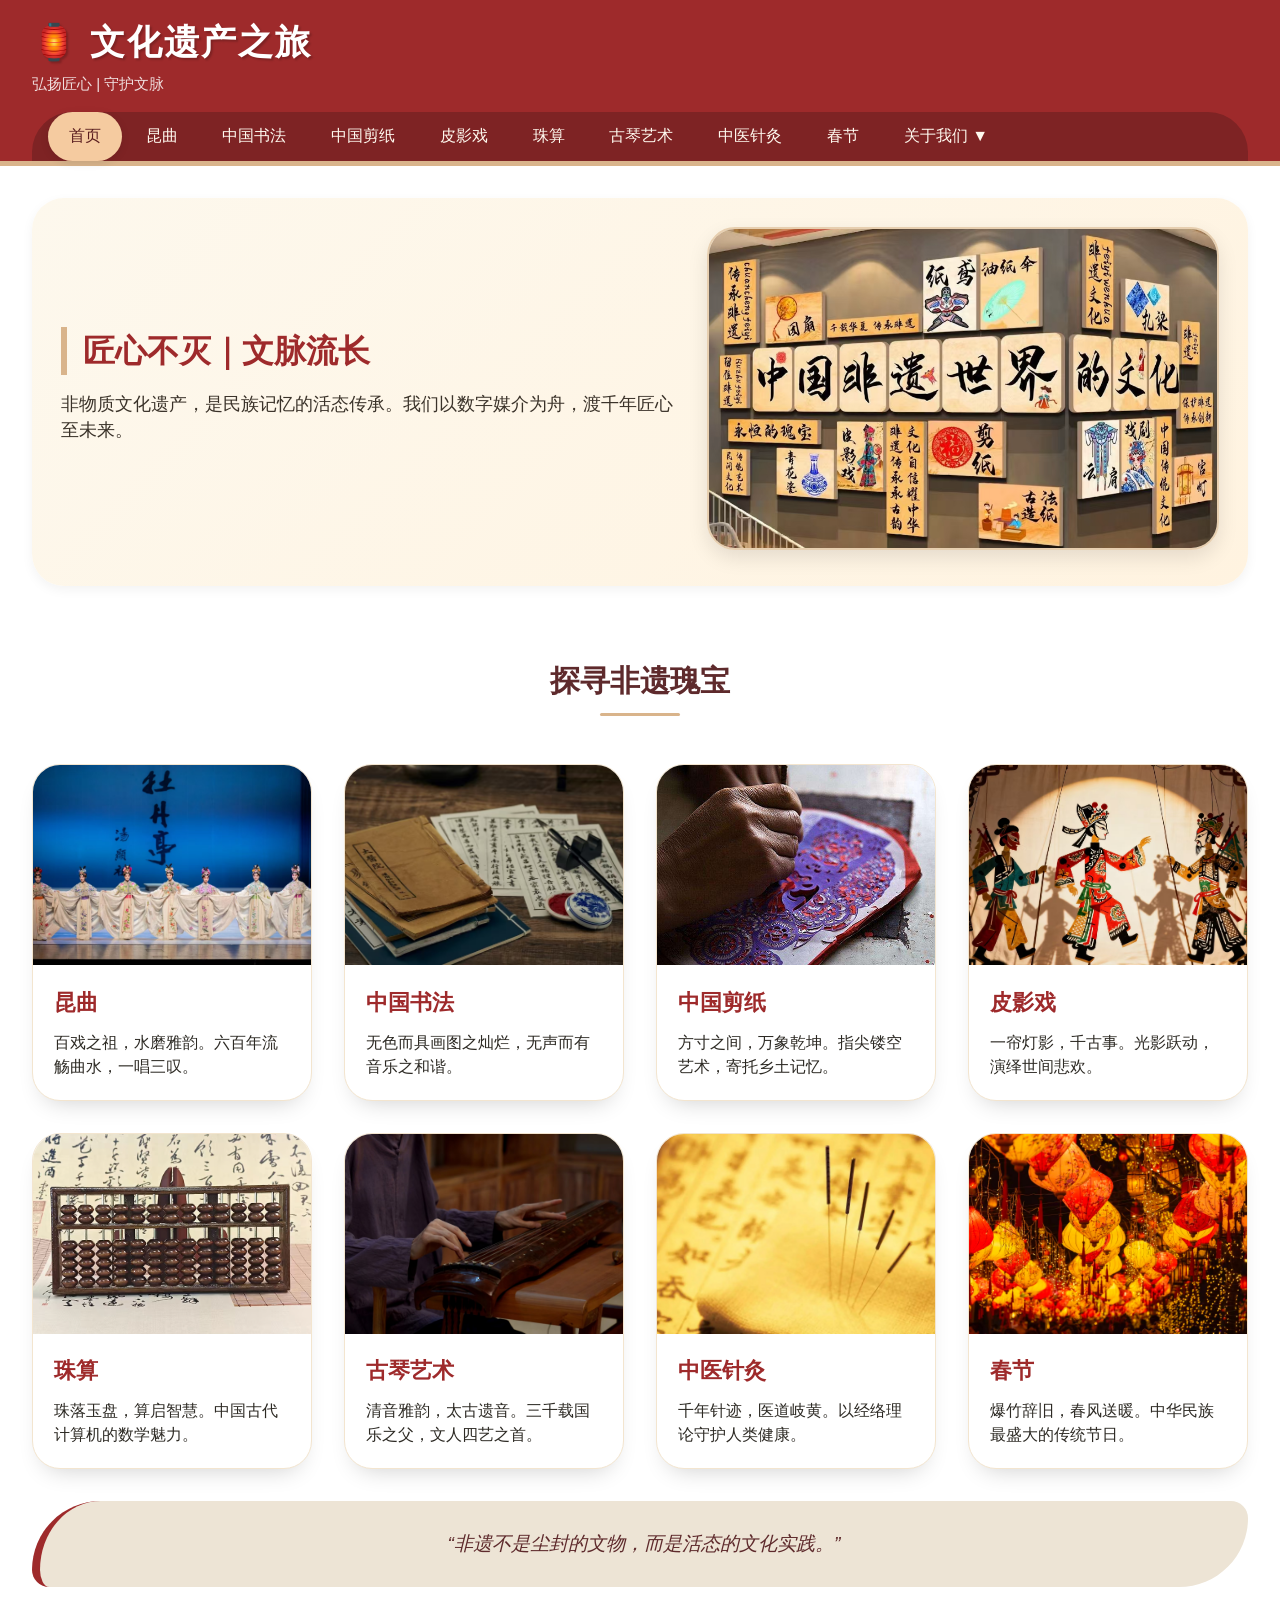
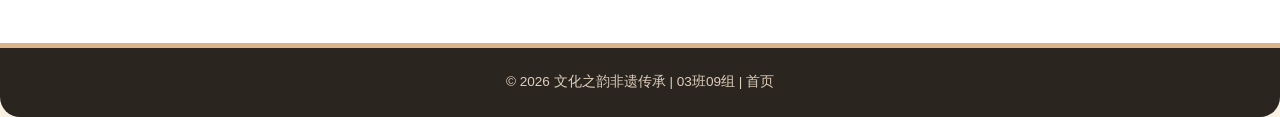
<file: index.html>
<!DOCTYPE html>
<html lang="zh-CN">
<head>
    <meta charset="UTF-8">
    <!-- 视口设置：确保页面在移动端正常缩放，允许用户手动缩放以提升可访问性 -->
    <meta name="viewport" content="width=device-width, initial-scale=1.0, user-scalable=yes">
    <title>首页</title>
    <!-- 外部样式表：定义页面布局、卡片样式、响应式等 -->
    <link rel="stylesheet" href="css/index.css">
    <!-- 外部脚本：处理下拉菜单交互、页面动态效果等，defer属性确保DOM加载完成后执行 -->
    <script src="javascript/index.js" defer></script>
</head>
<body>
    <!-- 页面容器：限制最大宽度并居中，包裹所有内容 -->
    <div id="wrapper">
        <!-- 页眉区域：包含Logo和主导航栏 -->
        <header id="page-header">
            <div class="logo-area">
                <h1>🏮 文化遗产之旅</h1>
                <p>弘扬匠心 | 守护文脉</p>
            </div>
            <!-- 主导航栏：包含四个非遗项目页面 + 关于我们下拉菜单 -->
            <nav id="main-nav">
                <ul class="nav-list">
                    <!-- active类标记当前所在页面（首页），用于高亮样式 -->
                    <li><a href="index.html" class="active">首页</a></li>
                    <li><a href="kunqu.html">昆曲</a></li>
                    <li><a href="calligraphy.html">中国书法</a></li>
                    <li><a href="papercut.html">中国剪纸</a></li>
                    <li><a href="shadowplay.html">皮影戏</a></li>
                    <li><a href="zhusuan.html">珠算</a></li>
                    <li><a href="guqin.html">古琴艺术</a></li>
                    <li><a href="zhenjiu.html">中医针灸</a></li>
                    <li><a href="chunjie.html">春节</a></li>
                    <!-- 下拉菜单结构：hover或点击时显示子菜单（由CSS和JS配合控制） -->
                    <li class="dropdown" id="aboutDropdown">
                        <!-- href="javascript:void(0);" 防止点击时页面跳转或刷新，仅作为交互触发器 -->
                        <a href="javascript:void(0);" class="dropbtn">关于我们 ▼</a>
                        <!-- 下拉菜单内容，默认隐藏，由CSS或JS控制显示 -->
                        <ul class="dropdown-content" id="dropdownMenu">
                            <li><a href="team.html">小组介绍</a></li>
                        </ul>
                    </li>
                </ul>
            </nav>
        </header>

        <!-- 主内容区域：页面的核心内容 -->
        <main id="main-content">
            <!-- 首屏横幅区：展示非遗核心主题，包含文字介绍和配图 -->
            <section class="hero-banner">
                <div class="hero-text">
                    <h2>匠心不灭｜文脉流长</h2>
                    <p>非物质文化遗产，是民族记忆的活态传承。我们以数字媒介为舟，渡千年匠心至未来。</p>
                </div>
                <div class="hero-img">
                    <!-- 横幅配图：展示非遗文化意象，路径指向images文件夹 -->
                    <img src="images/index.jpg" alt="非遗文化意象">
                </div>
            </section>

            <!-- 非遗项目展示区：八个卡片，每个卡片代表一个非遗项目 -->
            <section>
                <h2 class="section-title">探寻非遗瑰宝</h2>
                <!-- 卡片容器：使用flex或grid布局实现响应式卡片排列 -->
                <div class="card-container">
                    <!-- 昆曲卡片 -->
                    <div class="card">
                        <img src="images/kunqu.jpg" alt="昆曲">
                        <div class="card-info">
                            <h3>昆曲</h3>
                            <p>百戏之祖，水磨雅韵。六百年流觞曲水，一唱三叹。</p>
                        </div>
                    </div>
                    <!-- 中国书法卡片 -->
                    <div class="card">
                        <img src="images/calligraphy.jpg" alt="书法">
                        <div class="card-info">
                            <h3>中国书法</h3>
                            <p>无色而具画图之灿烂，无声而有音乐之和谐。</p>
                        </div>
                    </div>
                    <!-- 中国剪纸卡片 -->
                    <div class="card">
                        <img src="images/papercut.jpg" alt="剪纸">
                        <div class="card-info">
                            <h3>中国剪纸</h3>
                            <p>方寸之间，万象乾坤。指尖镂空艺术，寄托乡土记忆。</p>
                        </div>
                    </div>
                    <!-- 皮影戏卡片 -->
                    <div class="card">
                        <img src="images/shadowplay.jpg" alt="皮影">
                        <div class="card-info">
                            <h3>皮影戏</h3>
                            <p>一帘灯影，千古事。光影跃动，演绎世间悲欢。</p>
                        </div>
                    </div>
                    <!-- 珠算卡片 -->
                    <div class="card">
                        <img src="images/zhusuan.jpg" alt="珠算">
                        <div class="card-info">
                            <h3>珠算</h3>
                            <p>珠落玉盘，算启智慧。中国古代计算机的数学魅力。</p>
                        </div>
                    </div>
                    <!-- 古琴艺术卡片 -->
                    <div class="card">
                        <img src="images/guqin.jpg" alt="古琴艺术">
                        <div class="card-info">
                            <h3>古琴艺术</h3>
                            <p>清音雅韵，太古遗音。三千载国乐之父，文人四艺之首。</p>
                        </div>
                    </div>
                    <!-- 中医针灸卡片 -->
                    <div class="card">
                        <img src="images/zhenjiu.jpg" alt="中医针灸">
                        <div class="card-info">
                            <h3>中医针灸</h3>
                            <p>千年针迹，医道岐黄。以经络理论守护人类健康。</p>
                        </div>
                    </div>
                    <!-- 春节卡片 -->
                    <div class="card">
                        <img src="images/chunjie.jpg" alt="春节">
                        <div class="card-info">
                            <h3>春节</h3>
                            <p>爆竹辞旧，春风送暖。中华民族最盛大的传统节日。</p>
                        </div>
                    </div>
                </div>
            </section>

            <!-- 引言区块：强调非遗的活态属性，增加页面文化氛围 -->
            <div class="quote-block">
                <p>“非遗不是尘封的文物，而是活态的文化实践。”</p>
            </div>
        </main>

        <!-- 页脚：版权及团队信息，位于页面底部 -->
        <footer id="page-footer">
            <p>© 2026 文化之韵非遗传承 | 03班09组 | 首页</p>
        </footer>
    </div>
</body>
</html>
</file>
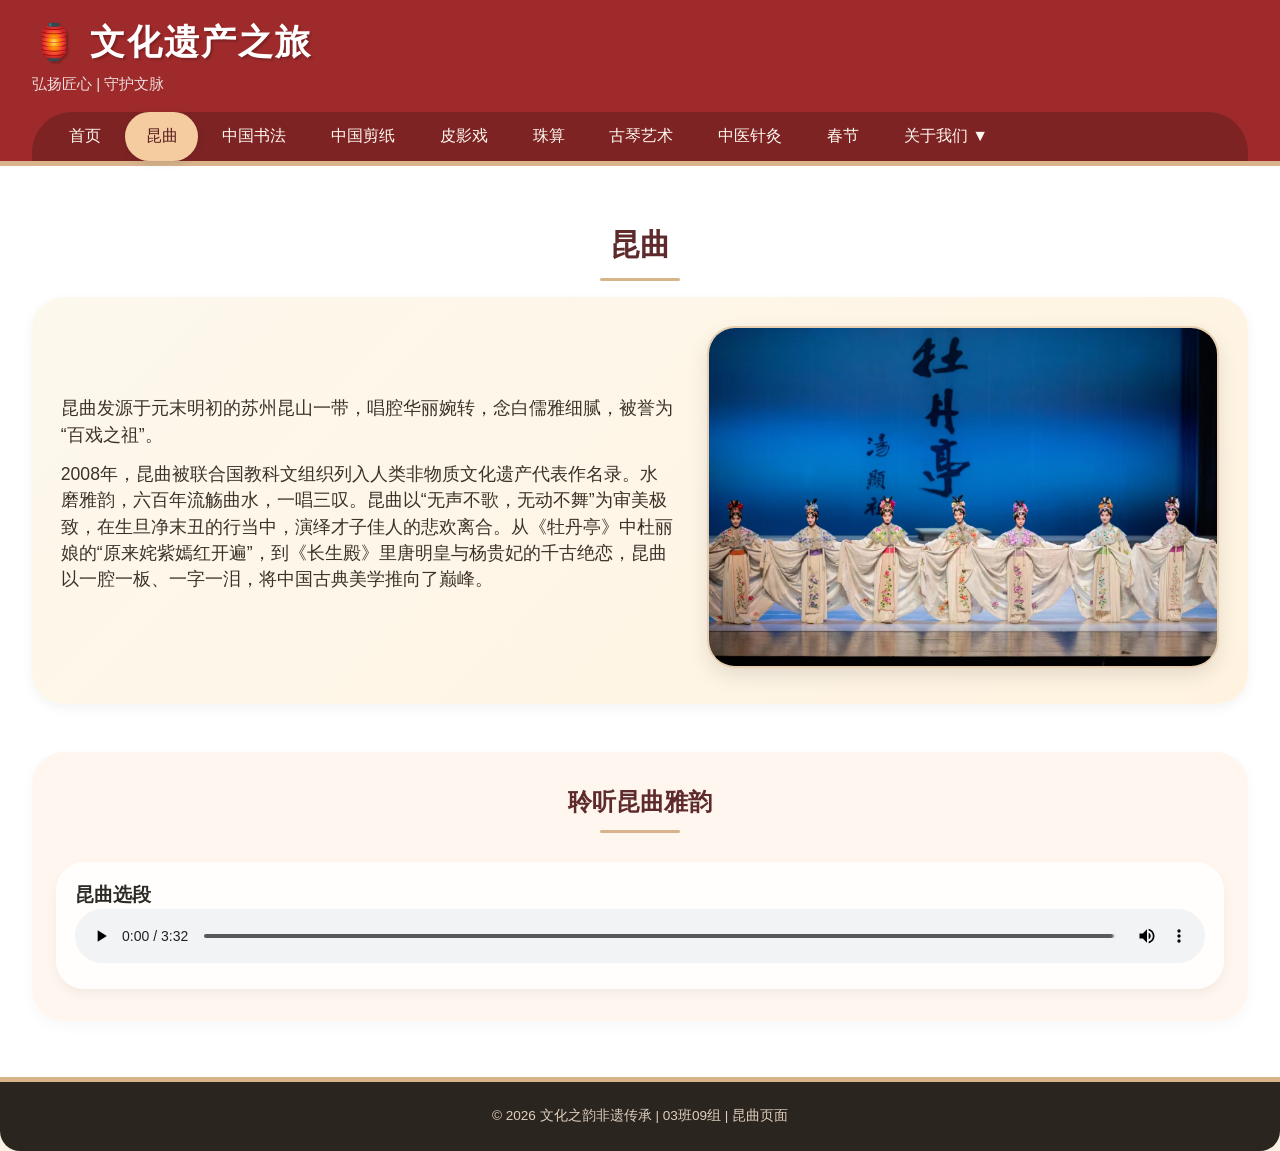
<file: kunqu.html>
<!DOCTYPE html>
<html lang="zh-CN">

<head>
    <meta charset="UTF-8">
    <!-- 视口设置：确保页面在移动端正常缩放，允许用户手动缩放以提升可访问性 -->
    <meta name="viewport" content="width=device-width, initial-scale=1.0, user-scalable=yes">
    <title>昆曲</title>
    <!-- 复用首页样式，保持全站风格统一：引用外部CSS文件 -->
    <link rel="stylesheet" href="css/index.css">
    <!-- 复用下拉菜单等交互逻辑：defer属性确保DOM加载完成后执行脚本 -->
    <script src="javascript/index.js" defer></script>
</head>

<body>
    <!-- 页面容器：限制最大宽度并居中，包裹所有内容 -->
    <div id="wrapper">
        <!-- 页眉区域：Logo + 主导航 -->
        <header id="page-header">
            <div class="logo-area">
                <h1>🏮 文化遗产之旅</h1>
                <p>弘扬匠心 | 守护文脉</p>
            </div>
            <!-- 导航栏：当前页面（昆曲）高亮显示active样式 -->
            <nav id="main-nav">
                <ul class="nav-list">
                    <li><a href="index.html">首页</a></li>
                    <!-- active类标记当前所在页面（昆曲），用于CSS高亮样式 -->
                    <li><a href="kunqu.html" class="active">昆曲</a></li>
                    <li><a href="calligraphy.html">中国书法</a></li>
                    <li><a href="papercut.html">中国剪纸</a></li>
                    <li><a href="shadowplay.html">皮影戏</a></li>
                    <li><a href="zhusuan.html">珠算</a></li>
                    <li><a href="guqin.html">古琴艺术</a></li>
                    <li><a href="zhenjiu.html">中医针灸</a></li>
                    <li><a href="chunjie.html">春节</a></li>
                    <!-- 下拉菜单：关于我们，子项为小组介绍 -->
                    <li class="dropdown">
                        <!-- href="javascript:void(0);" 防止点击时页面跳转或刷新，仅作为交互触发器 -->
                        <a href="javascript:void(0);" class="dropbtn">关于我们 ▼</a>
                        <!-- 下拉菜单内容，默认隐藏，由CSS或JS控制显示 -->
                        <ul class="dropdown-content">
                            <li><a href="team.html">小组介绍</a></li>
                        </ul>
                    </li>
                </ul>
            </nav>
        </header>

        <!-- 主内容区域：页面的核心内容 -->
        <main id="main-content">
            <!-- 页面主标题：昆曲 -->
            <h2 class="section-title">昆曲</h2>
            <!-- 昆曲介绍区：包含文字介绍和配图 -->
            <div class="hero-banner">
                <div class="hero-text">
                    <p>昆曲发源于元末明初的苏州昆山一带，唱腔华丽婉转，念白儒雅细腻，被誉为“百戏之祖”。</p>
                    <p>2008年，昆曲被联合国教科文组织列入人类非物质文化遗产代表作名录。水磨雅韵，六百年流觞曲水，一唱三叹。昆曲以“无声不歌，无动不舞”为审美极致，在生旦净末丑的行当中，演绎才子佳人的悲欢离合。从《牡丹亭》中杜丽娘的“原来姹紫嫣红开遍”，到《长生殿》里唐明皇与杨贵妃的千古绝恋，昆曲以一腔一板、一字一泪，将中国古典美学推向了巅峰。</p>
                </div>
                <div class="hero-img">
                    <!-- 昆曲配图 -->
                    <img src="images/kunqu.jpg" alt="昆曲艺术">
                </div>
            </div>

            <!-- 多媒体区：嵌入昆曲音频供用户在线聆听 -->
            <div class="media-section">
                <h3 class="section-title" style="font-size:1.5rem;">聆听昆曲雅韵</h3>
                <div class="media-wrapper">
                    <div class="audio-block">
                        <h3>昆曲选段</h3>
                        <!-- audio标签配合controls属性显示播放控件，src指向music文件夹下的kunqu.mp3文件 -->
                        <audio controls src="music/kunqu.mp3">您的浏览器不支持音频。</audio>
                    </div>
                </div>
            </div>
        </main>

        <!-- 页脚：版权及团队归属信息，位于页面底部 -->
        <footer id="page-footer">
            <p>© 2026 文化之韵非遗传承 | 03班09组 | 昆曲页面 </p>
        </footer>
    </div>
</body>

</html>
</file>
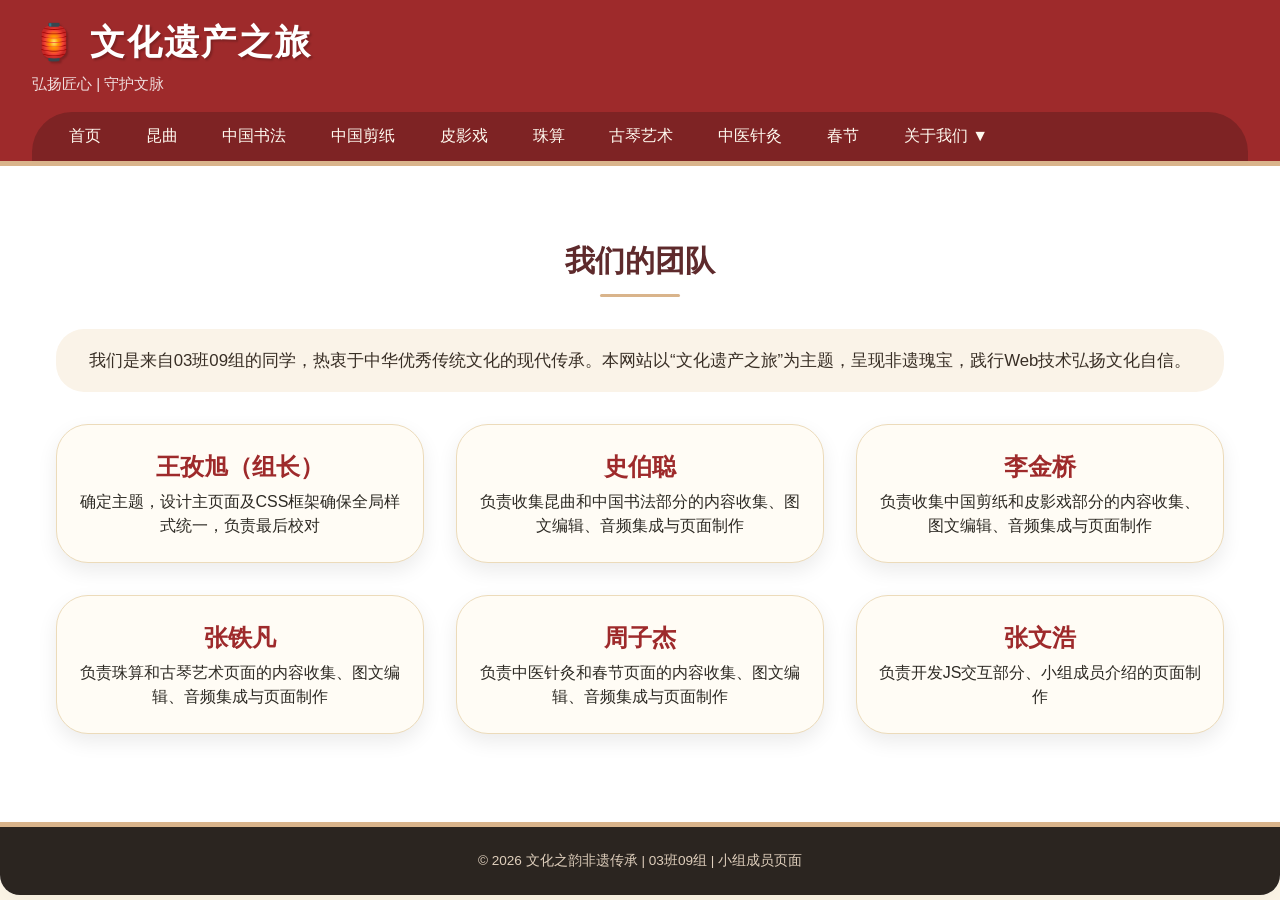
<file: team.html>
<!DOCTYPE html>
<html lang="zh-CN">

<head>
    <meta charset="UTF-8">
    <!-- 视口设置：确保页面在移动端正常缩放，允许用户手动缩放以提升可访问性 -->
    <meta name="viewport" content="width=device-width, initial-scale=1.0, user-scalable=yes">
    <title>小组介绍</title>
    <!-- 复用全站统一样式：引用外部CSS文件，定义全局布局、卡片样式、响应式等 -->
    <link rel="stylesheet" href="css/index.css">
    <!-- 复用下拉菜单等交互逻辑：defer属性确保DOM加载完成后执行脚本 -->
    <script src="javascript/index.js" defer></script>
</head>

<body>
    <!-- 页面容器：限制最大宽度并居中，包裹所有内容 -->
    <div id="wrapper">
        <!-- 页眉区域：Logo + 主导航 -->
        <header id="page-header">
            <div class="logo-area">
                <h1>🏮 文化遗产之旅</h1>
                <p>弘扬匠心 | 守护文脉</p>
            </div>
            <!-- 导航栏：当前页面（小组介绍）在下拉菜单中高亮显示 -->
            <nav id="main-nav">
                <ul class="nav-list">
                    <li><a href="index.html">首页</a></li>
                    <li><a href="kunqu.html">昆曲</a></li>
                    <li><a href="calligraphy.html">中国书法</a></li>
                    <li><a href="papercut.html">中国剪纸</a></li>
                    <li><a href="shadowplay.html">皮影戏</a></li>
                    <li><a href="zhusuan.html">珠算</a></li>
                    <li><a href="guqin.html">古琴艺术</a></li>
                    <li><a href="zhenjiu.html">中医针灸</a></li>
                    <li><a href="chunjie.html">春节</a></li>
                    <!-- 下拉菜单：关于我们，子项为小组介绍 -->
                    <li class="dropdown" id="aboutDropdown">
                        <!-- href="javascript:void(0);" 防止点击时页面跳转或刷新，仅作为交互触发器 -->
                        <a href="javascript:void(0);" class="dropbtn">关于我们 ▼</a>
                        <!-- 下拉菜单内容，默认隐藏，由CSS或JS控制显示 -->
                        <ul class="dropdown-content" id="dropdownMenu">
                            <!-- active类标记当前所在页面（小组介绍），用于CSS高亮样式 -->
                            <li><a href="team.html" class="active">小组介绍</a></li>
                        </ul>
                    </li>
                </ul>
            </nav>
        </header>

        <!-- 主内容区域：页面的核心内容 -->
        <main id="main-content">
            <!-- 团队介绍区域：包含团队描述和成员卡片 -->
            <section class="team-intro">
                <h2 class="section-title">我们的团队</h2>
                <!-- 团队描述区块：简要介绍班级、小组和网站主题 -->
                <div class="team-desc">
                    <p>我们是来自03班09组的同学，热衷于中华优秀传统文化的现代传承。本网站以“文化遗产之旅”为主题，呈现非遗瑰宝，践行Web技术弘扬文化自信。
                    </p>
                </div>
                <!-- 成员卡片网格：展示每位组员的分工 -->
                <div class="members-grid">
                    <!-- 组长：王孜旭 -->
                    <div class="member-card">
                        <h3>王孜旭（组长）</h3>
                        <p>确定主题，设计主页面及CSS框架确保全局样式统一，负责最后校对</p>
                    </div>
                    <!-- 组员：史伯聪 -->
                    <div class="member-card">
                        <h3>史伯聪</h3>
                        <p>负责收集昆曲和中国书法部分的内容收集、图文编辑、音频集成与页面制作</p>
                    </div>
                    <!-- 组员：李金桥 -->
                    <div class="member-card">
                        <h3>李金桥</h3>
                        <p>负责收集中国剪纸和皮影戏部分的内容收集、图文编辑、音频集成与页面制作</p>
                    </div>
                    <!-- 组员：张铁凡 -->
                    <div class="member-card">
                        <h3>张铁凡</h3>
                        <p>负责珠算和古琴艺术页面的内容收集、图文编辑、音频集成与页面制作</p>
                    </div>
                    <!-- 组员：周子杰 -->
                    <div class="member-card">
                        <h3>周子杰</h3>
                        <p>负责中医针灸和春节页面的内容收集、图文编辑、音频集成与页面制作</p>
                    </div>
                    <!-- 组员：张文浩 -->
                    <div class="member-card">
                        <h3>张文浩</h3>
                        <p>负责开发JS交互部分、小组成员介绍的页面制作</p>
                    </div>
                </div>
            </section>
        </main>

        <!-- 页脚：版权及团队信息，位于页面底部 -->
        <footer id="page-footer">
            <p>© 2026 文化之韵非遗传承 | 03班09组 | 小组成员页面</p>
        </footer>
    </div>
</body>

</html>
</file>
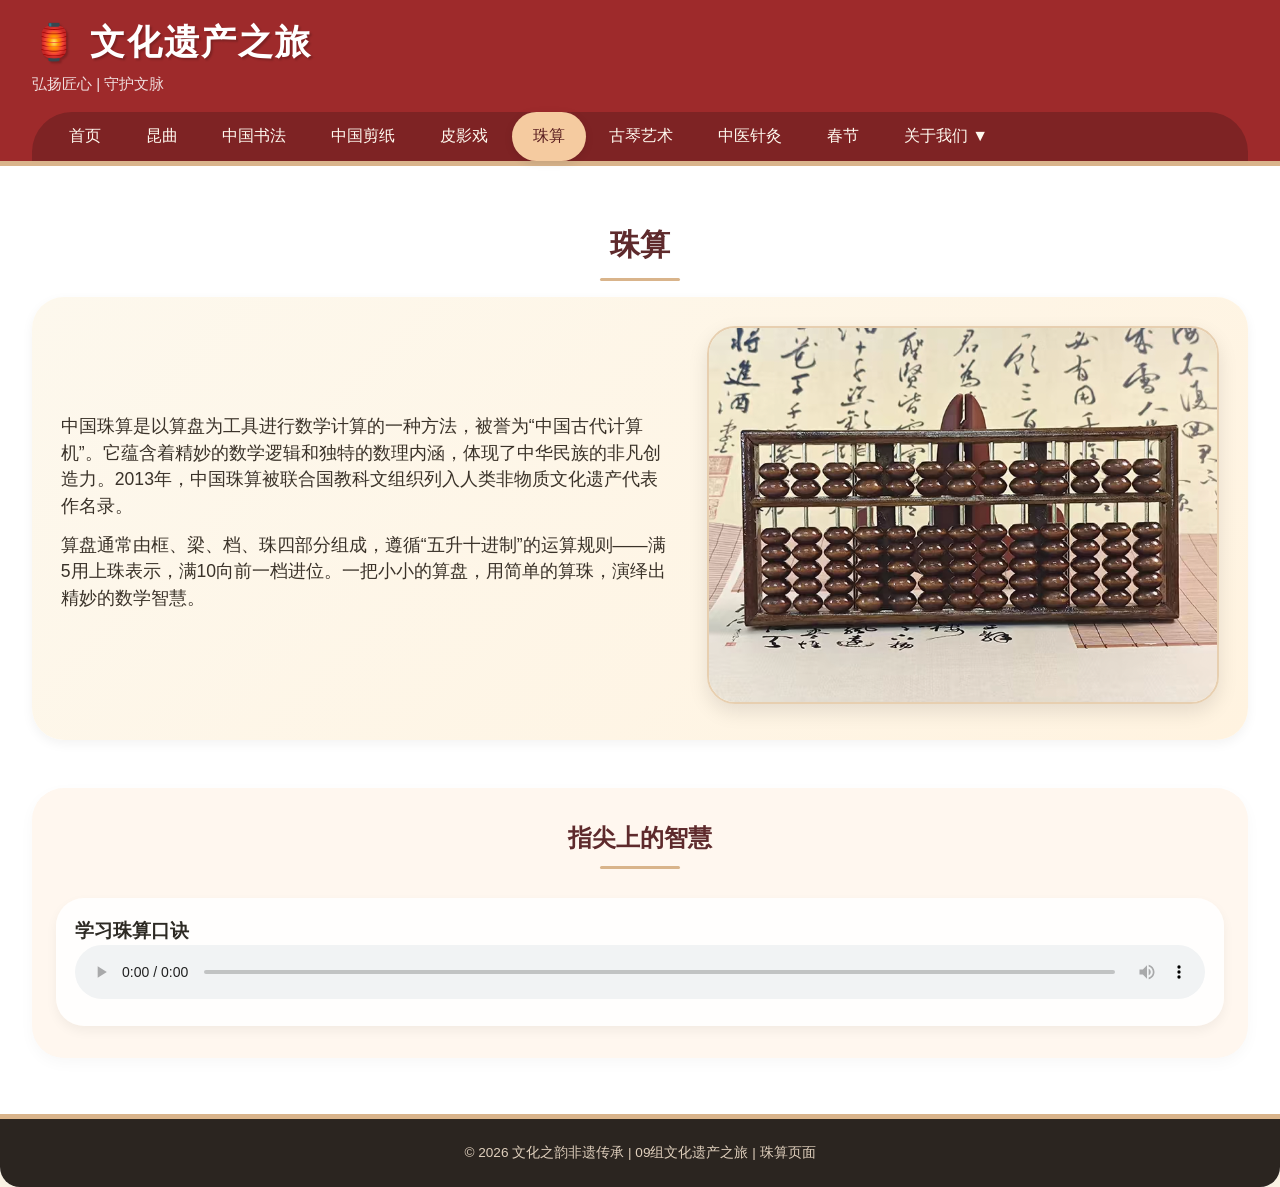
<file: zhusuan.html>
<!DOCTYPE html>
<html lang="zh-CN">

<head>
    <meta charset="UTF-8">
    <!-- 视口设置：确保页面在移动端正常缩放，允许用户手动缩放以提升可访问性 -->
    <meta name="viewport" content="width=device-width, initial-scale=1.0, user-scalable=yes">
    <title>珠算</title>
    <!-- 复用全站统一样式：引用外部CSS文件，定义全局布局、卡片样式、响应式等 -->
    <link rel="stylesheet" href="css/index.css">
    <!-- 交互脚本：处理下拉菜单等交互逻辑 -->
    <script src="javascript/index.js" defer></script>
</head>

<body>
    <!-- 页面容器：限制最大宽度并居中，包裹所有内容 -->
    <div id="wrapper">
        <!-- 页眉区域：Logo + 主导航 -->
        <header id="page-header">
            <div class="logo-area">
                <h1>🏮 文化遗产之旅</h1>
                <p>弘扬匠心 | 守护文脉</p>
            </div>
            <!-- 导航栏：当前页面（珠算）高亮显示active样式 -->
            <nav id="main-nav">
                <ul class="nav-list">
                    <li><a href="index.html">首页</a></li>
                    <li><a href="kunqu.html">昆曲</a></li>
                    <li><a href="calligraphy.html">中国书法</a></li>
                    <li><a href="papercut.html">中国剪纸</a></li>
                    <li><a href="shadowplay.html">皮影戏</a></li>
                    <!-- active类标记当前所在页面（珠算），用于CSS高亮样式 -->
                    <li><a href="zhusuan.html" class="active">珠算</a></li>
                    <li><a href="guqin.html">古琴艺术</a></li>
                    <li><a href="zhenjiu.html">中医针灸</a></li>
                    <li><a href="chunjie.html">春节</a></li>
                    <!-- 下拉菜单：关于我们，子项为小组介绍 -->
                    <li class="dropdown">
                        <!-- href="javascript:void(0);" 防止点击时页面跳转或刷新，仅作为交互触发器 -->
                        <a href="javascript:void(0);" class="dropbtn">关于我们 ▼</a>
                        <!-- 下拉菜单内容，默认隐藏，由CSS或JS控制显示 -->
                        <ul class="dropdown-content">
                            <li><a href="team.html">小组介绍</a></li>
                        </ul>
                    </li>
                </ul>
            </nav>
        </header>

        <!-- 主内容区域：页面的核心内容 -->
        <main id="main-content">
            <!-- 页面主标题：珠算 -->
            <h2 class="section-title">珠算</h2>
            <!-- 珠算介绍区：包含文字介绍和配图 -->
            <div class="hero-banner">
                <div class="hero-text">
                    <p>中国珠算是以算盘为工具进行数学计算的一种方法，被誉为“中国古代计算机”。它蕴含着精妙的数学逻辑和独特的数理内涵，体现了中华民族的非凡创造力。2013年，中国珠算被联合国教科文组织列入人类非物质文化遗产代表作名录。</p>
                    <p style="margin-top: 12px;">算盘通常由框、梁、档、珠四部分组成，遵循“五升十进制”的运算规则——满5用上珠表示，满10向前一档进位。一把小小的算盘，用简单的算珠，演绎出精妙的数学智慧。</p>
                </div>
                <div class="hero-img">
                    <!-- 珠算配图 -->
                    <img src="images/zhusuan.jpg" alt="中国珠算">
                </div>
            </div>
            <!-- 多媒体区：嵌入音频供用户学习珠算口诀 -->
            <div class="media-section">
                <h3 class="section-title" style="font-size:1.5rem;">指尖上的智慧</h3>
                <div class="media-wrapper">
                    <div class="audio-block">
                        <h3>学习珠算口诀</h3>
                        <!-- audio标签配合controls属性显示播放控件，src指向外部示例音频文件 -->
                        <audio controls src="https://www.soundhelix.com/examples/mp3/SoundHelix-Song-2.mp3">您的浏览器不支持音频。</audio>
                    </div>
                </div>
            </div>
        </main>

        <!-- 页脚：版权及团队归属信息，位于页面底部 -->
        <footer id="page-footer">
            <p>© 2026 文化之韵非遗传承 | 09组文化遗产之旅 | 珠算页面</p>
        </footer>
    </div>
</body>

</html>
</file>
<file: css/index.css>
/* ==================== 全局样式 ==================== */
/* 通用选择器：重置所有元素的外边距和内边距，统一盒模型为border-box */
* {
    margin: 0;
    padding: 0;
    box-sizing: border-box;  /* 盒模型设为border-box，宽高包含内边距和边框 */
}

/* 页面主体样式：设置字体、背景色、文字颜色和行高 */
body {
    font-family: 'Segoe UI', 'Noto Sans CJK SC', Roboto, 'Helvetica Neue', sans-serif;
    background-color: #fef7e8;   /* 暖色背景，营造传统文化氛围 */
    color: #2d2a24;              /* 深灰褐色文字，柔和护眼 */
    line-height: 1.5;              /* 1.5倍行高，提升阅读体验 */
}

/* ==================== 页面容器 ==================== */
/* 最外层容器：限制最大宽度，大屏居中，添加阴影和圆角 */
#wrapper {
    max-width: 1280px;                             /* 限制最大宽度，大屏居中 */
    margin: 0 auto;                                /* 水平居中 */
    background-color: #ffffff;                   /* 白色背景，与body暖色形成层次 */
    box-shadow: 0 10px 30px rgba(0, 0, 0, 0.05); /* 轻微阴影增加立体感 */
    border-radius: 0 0 20px 20px;                  /* 底部圆角 */
    overflow: hidden;                              /* 隐藏溢出内容，保持圆角效果 */
}

/* ==================== 页眉区域 ==================== */
/* 页眉整体样式：红棕色背景，白色文字 */
#page-header {
    background: #9e2a2b;      /* 红基调，象征传统文化热情 */
    color: #fff;
    padding: 1rem 2rem 0 2rem;
    border-bottom: 5px solid #d9b48b;  /* 金色装饰线 */
}

/* Logo区域主标题：较大字号，字间距加宽，带文字阴影 */
.logo-area h1 {
    font-size: 2.2rem;
    letter-spacing: 2px;       
    font-weight: 600;
    text-shadow: 2px 2px 2px rgba(0, 0, 0, 0.2); /* 阴影增强立体感 */
}

/* Logo区域副标题：较小字号，半透明效果 */
.logo-area p {
    font-size: 0.95rem;
    opacity: 0.85;             /* 半透明，层次分明 */
    margin-top: 0.25rem;
}

/* ==================== 导航栏 ==================== */
/* 导航栏容器：与页眉保持间距 */
#main-nav {
    margin-top: 1rem;
}

/* 导航列表：Flex布局支持换行，深红色背景，顶部圆角 */
.nav-list {
    display: flex;
    list-style: none;             /* 移除列表默认圆点 */
    flex-wrap: wrap;              /* 小屏幕时自动换行 */
    gap: 0.2rem;                  /* 菜单项之间微小间距 */
    background-color: #7e2324;  /* 比页眉稍深的红色，形成层次 */
    border-radius: 40px 40px 0 0; /* 顶部圆角，与页眉过渡 */
    padding: 0 1rem;
}

/* 导航项相对定位，为下拉菜单提供定位参考 */
.nav-list li {
    position: relative;
}

/* 导航链接样式：内边距、圆角、过渡动画 */
.nav-list li a {
    display: inline-block;
    padding: 0.8rem 1.3rem;
    color: #fff9ef;
    text-decoration: none;     /* 移除下划线 */
    font-weight: 500;
    font-size: 1rem;
    transition: all 0.2s ease; /* 平滑过渡效果 */
    border-radius: 30px;       /* 圆角胶囊样式 */
}

/* 悬停及当前页高亮样式：浅金色背景，深红文字，轻微阴影 */
.nav-list li a:hover,
.nav-list li a.active {
    background-color: #f5cba0;
    color: #5a1e1f;
    box-shadow: 0 2px 8px rgba(0, 0, 0, 0.1);
}

/* ==================== 下拉菜单 ==================== */
/* 下拉菜单容器：相对定位，用于定位子菜单 */
.dropdown {
    position: relative;
}

/* 下拉菜单内容：默认隐藏，绝对定位浮出 */
.dropdown-content {
    display: none;             /* 默认隐藏，由JS或hover控制显示 */
    position: absolute;        /* 绝对定位，脱离文档流 */
    background-color: #fff9f0;
    min-width: 150px;          /* 最小宽度保证内容不拥挤 */
    box-shadow: 0 8px 16px rgba(0, 0, 0, 0.2); /* 阴影增强浮出感 */
    z-index: 10;               /* 确保浮在其他内容上方 */
    border-radius: 12px;       /* 圆角边框 */
    overflow: hidden;          /* 圆角裁剪溢出内容 */
    top: 100%;                 /* 位于父元素正下方 */
    left: 0;
    margin-top: 4px;           /* 与父菜单的间距 */
}

/* 下拉菜单列表项：重置列表样式 */
.dropdown-content li {
    list-style: none;
}

/* 下拉菜单链接：深红文字，块级显示占满宽度 */
.dropdown-content li a {
    color: #7e2324;
    padding: 0.75rem 1rem;
    display: block;
    text-align: left;
    font-weight: normal;
    background-color: #fff9f0;
}

/* 下拉菜单链接悬停：浅杏色背景 */
.dropdown-content li a:hover {
    background-color: #fae6cd;
    color: #9e2a2b;
}

/* 鼠标悬停时显示下拉菜单（备用方案，与JS互补） */
.dropdown:hover .dropdown-content {
    display: block;
}

/* ==================== 主内容区 ==================== */
/* 主内容区内边距，与页眉页脚保持舒适间距 */
#main-content {
    padding: 2rem 2rem 1.5rem 2rem;
}

/* 图文展示横幅：Flex布局，渐变背景，大圆角 */
.hero-banner {
    display: flex;
    flex-wrap: wrap;           /* 小屏幕时换行 */
    gap: 2rem;
    background: linear-gradient(135deg, #fdf8ed 0%, #fff3e0 100%); /* 暖色渐变 */
    border-radius: 32px;
    padding: 1.8rem;
    margin-bottom: 3rem;
    align-items: center;       /* 垂直居中对齐 */
    box-shadow: 0 4px 12px rgba(0, 0, 0, 0.05);
}

/* 文字区域：占据更多弹性空间 */
.hero-text {
    flex: 1.2;
}

/* 横幅内二级标题：红棕色，左侧金色边框装饰 */
.hero-text h2 {
    font-size: 2rem;
    color: #9e2a2b;
    border-left: 6px solid #d9b48b; /* 左侧装饰线 */
    padding-left: 1rem;
    margin-bottom: 1rem;
}

/* 横幅内段落文字 */
.hero-text p {
    font-size: 1.1rem;
    margin-bottom: 0.8rem;
    color: #3a3229;
}

/* 图片区域：弹性占位，文字居中 */
.hero-img {
    flex: 1;
    text-align: center;
}

/* 横幅图片：响应式宽度，圆角边框，阴影，悬浮微放大 */
.hero-img img {
    max-width: 100%;
    border-radius: 28px;
    box-shadow: 0 8px 20px rgba(0, 0, 0, 0.1);
    transition: transform 0.3s;
    border: 2px solid #e7cfb0;
}

.hero-img img:hover {
    transform: scale(1.01);    /* 悬浮时轻微放大 */
}

/* 章节标题 + 金色下划线：居中显示，带下划线装饰 */
.section-title {
    font-size: 1.9rem;
    text-align: center;
    margin: 1.5rem 0 1rem 0;
    color: #5e2a2c;
    position: relative;
    display: inline-block;
    width: 100%;
}

/* 章节标题伪元素：金色下划线 */
.section-title:after {
    content: "";
    display: block;
    width: 80px;
    height: 3px;
    background: #d9b48b;
    margin: 10px auto 0;
    border-radius: 2px;
}

/* ==================== 卡片网格（首页非遗展示） ==================== */
/* 卡片容器：Flex布局，居中，允许换行 */
.card-container {
    display: flex;
    flex-wrap: wrap;
    gap: 2rem;
    justify-content: center;   /* 卡片居中排列 */
    margin: 2rem 0;
}

/* 单个卡片：弹性占位，最小宽度250px，圆角阴影，悬浮上浮 */
.card {
    flex: 1;
    min-width: 250px;          /* 最小宽度保证移动端可读性 */
    background: #ffffff;
    border-radius: 28px;
    overflow: hidden;
    box-shadow: 0 12px 24px -12px rgba(0, 0, 0, 0.2);
    transition: all 0.25s ease;
    border: 1px solid #f3e5cf;
}

.card:hover {
    transform: translateY(-6px);    /* 悬停上浮效果 */
    box-shadow: 0 20px 30px -12px rgba(0, 0, 0, 0.25);
}

/* 卡片图片：宽100%，固定高度，cover裁剪保持比例 */
.card img {
    width: 100%;
    height: 200px;
    object-fit: cover;   /* 图片裁剪适配，保持比例 */
    display: block;
    background-color: #eee5d8; /* 图片加载时的占位背景色 */
}

/* 卡片内容区域：内边距 */
.card-info {
    padding: 1.3rem;
}

/* 卡片标题：红棕色 */
.card-info h3 {
    color: #9e2a2b;
    margin-bottom: 0.7rem;
    font-size: 1.4rem;
}

/* ==================== 多媒体区域（音频/视频） ==================== */
/* 多媒体区块：浅杏色背景，大圆角 */
.media-section {
    background: #fff7ef;
    border-radius: 32px;
    margin: 2rem 0;
    padding: 0.5rem 1.5rem 2rem 1.5rem;
    box-shadow: 0 5px 15px rgba(0, 0, 0, 0.03);
}

/* 多媒体内容包装器：Flex布局，支持换行 */
.media-wrapper {
    display: flex;
    flex-wrap: wrap;
    gap: 2rem;
    margin-top: 0.8rem;
}

/* 音频/视频区块：半透白背景，圆角阴影 */
.audio-block,
.video-block {
    flex: 1;
    background: #ffffffde;     /* 白色带轻微透明 */
    padding: 1.2rem;
    border-radius: 28px;
    box-shadow: 0 5px 12px rgba(0, 0, 0, 0.05);
}

/* 媒体元素（音频/视频）：占满宽度，圆角 */
audio,
video {
    width: 100%;
    border-radius: 20px;
    outline: none;             /* 移除聚焦轮廓 */
}

/* 引言引用块：不规则圆角（左上右下大圆角），斜体，左侧红边框 */
.quote-block {
    background: #ede4d5;
    padding: 1.8rem;
    border-radius: 80px 20px 80px 20px;  /* 不规则圆角 */
    text-align: center;
    margin: 2rem 0;
    font-style: italic;
    font-size: 1.2rem;
    color: #5e2a2c;
    border-left: 8px solid #9e2a2b;
}

/* ==================== 页脚 ==================== */
/* 页脚样式：深色背景，浅色文字，顶部分隔线 */
#page-footer {
    background-color: #2b2520;
    color: #dfcfbc;
    text-align: center;
    padding: 1.5rem;
    font-size: 0.85rem;
    border-top: 5px solid #d9b48b; /* 金色顶边延续页眉装饰 */
}

/* ==================== 小组介绍页面专属样式 ==================== */
/* 团队介绍区块：白色背景，圆角 */
.team-intro {
    background: #ffffff;
    border-radius: 32px;
    padding: 1rem 1.5rem 2rem;
}

/* 团队描述区块：浅杏色背景，居中文字 */
.team-desc {
    background: #faf3e8;
    padding: 1.2rem;
    border-radius: 28px;
    margin: 1rem 0 2rem;
    font-size: 1.05rem;
    text-align: center;
    color: #382e25;
}

/* 成员卡片网格：Grid布局，强制三列等宽，实现上三下三效果 */
.members-grid {
    display: grid;
    grid-template-columns: repeat(3, 1fr);  /* 三列等宽，每行三个卡片 */
    gap: 2rem;
    justify-content: center;
    margin: 2rem 0;
}

/* 成员卡片样式：浅米色背景，圆角，居中文字，悬浮上浮 */
.member-card {
    background: #fffcf5;
    border-radius: 32px;
    padding: 1.5rem 1rem;
    text-align: center;
    box-shadow: 0 8px 20px rgba(0, 0, 0, 0.08);
    transition: transform 0.2s;
    border: 1px solid #ecdbba;
    min-width: 0;              
    width: 100%;
}

.member-card:hover {
    transform: translateY(-5px);
    background: #fff7ed;
}

/* 成员卡片标题：红棕色，较大字号 */
.member-card h3 {
    color: #9e2a2b;
    font-size: 1.5rem;
    margin-bottom: 0.3rem;
}

/* ==================== 响应式布局 ==================== */
/* 响应式断点：屏幕宽度≤800px时应用以下样式 */
@media (max-width: 800px) {
    /* 导航列表居中，圆角调整 */
    .nav-list {
        justify-content: center;
        border-radius: 30px;
    }

    /* 横幅标题字号适当缩小 */
    .hero-text h2 {
        font-size: 1.6rem;
    }

    /* 主内容区内边距减小 */
    #main-content {
        padding: 1.2rem;
    }

    /* 小屏幕时下拉菜单右对齐，避免左侧溢出屏幕 */
    .dropdown-content {
        left: auto;
        right: 0;
    }
}
</file>
